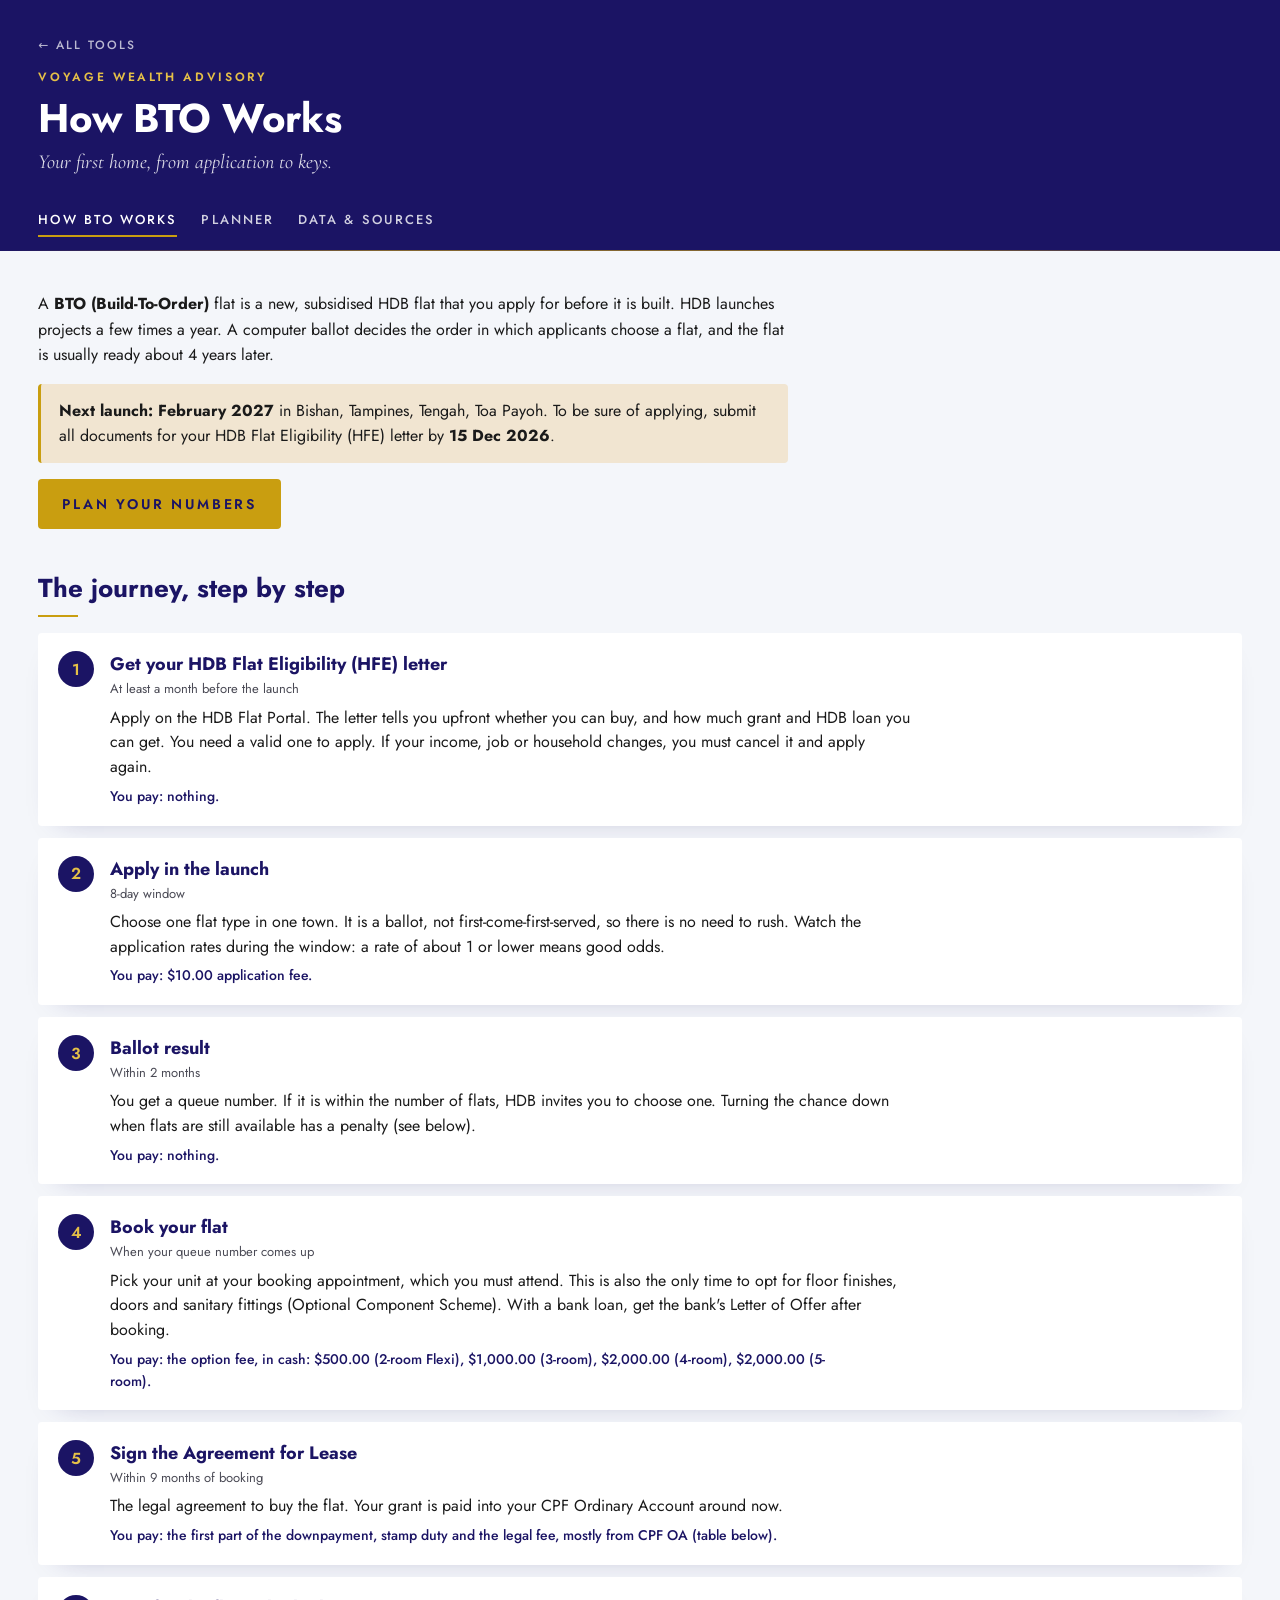
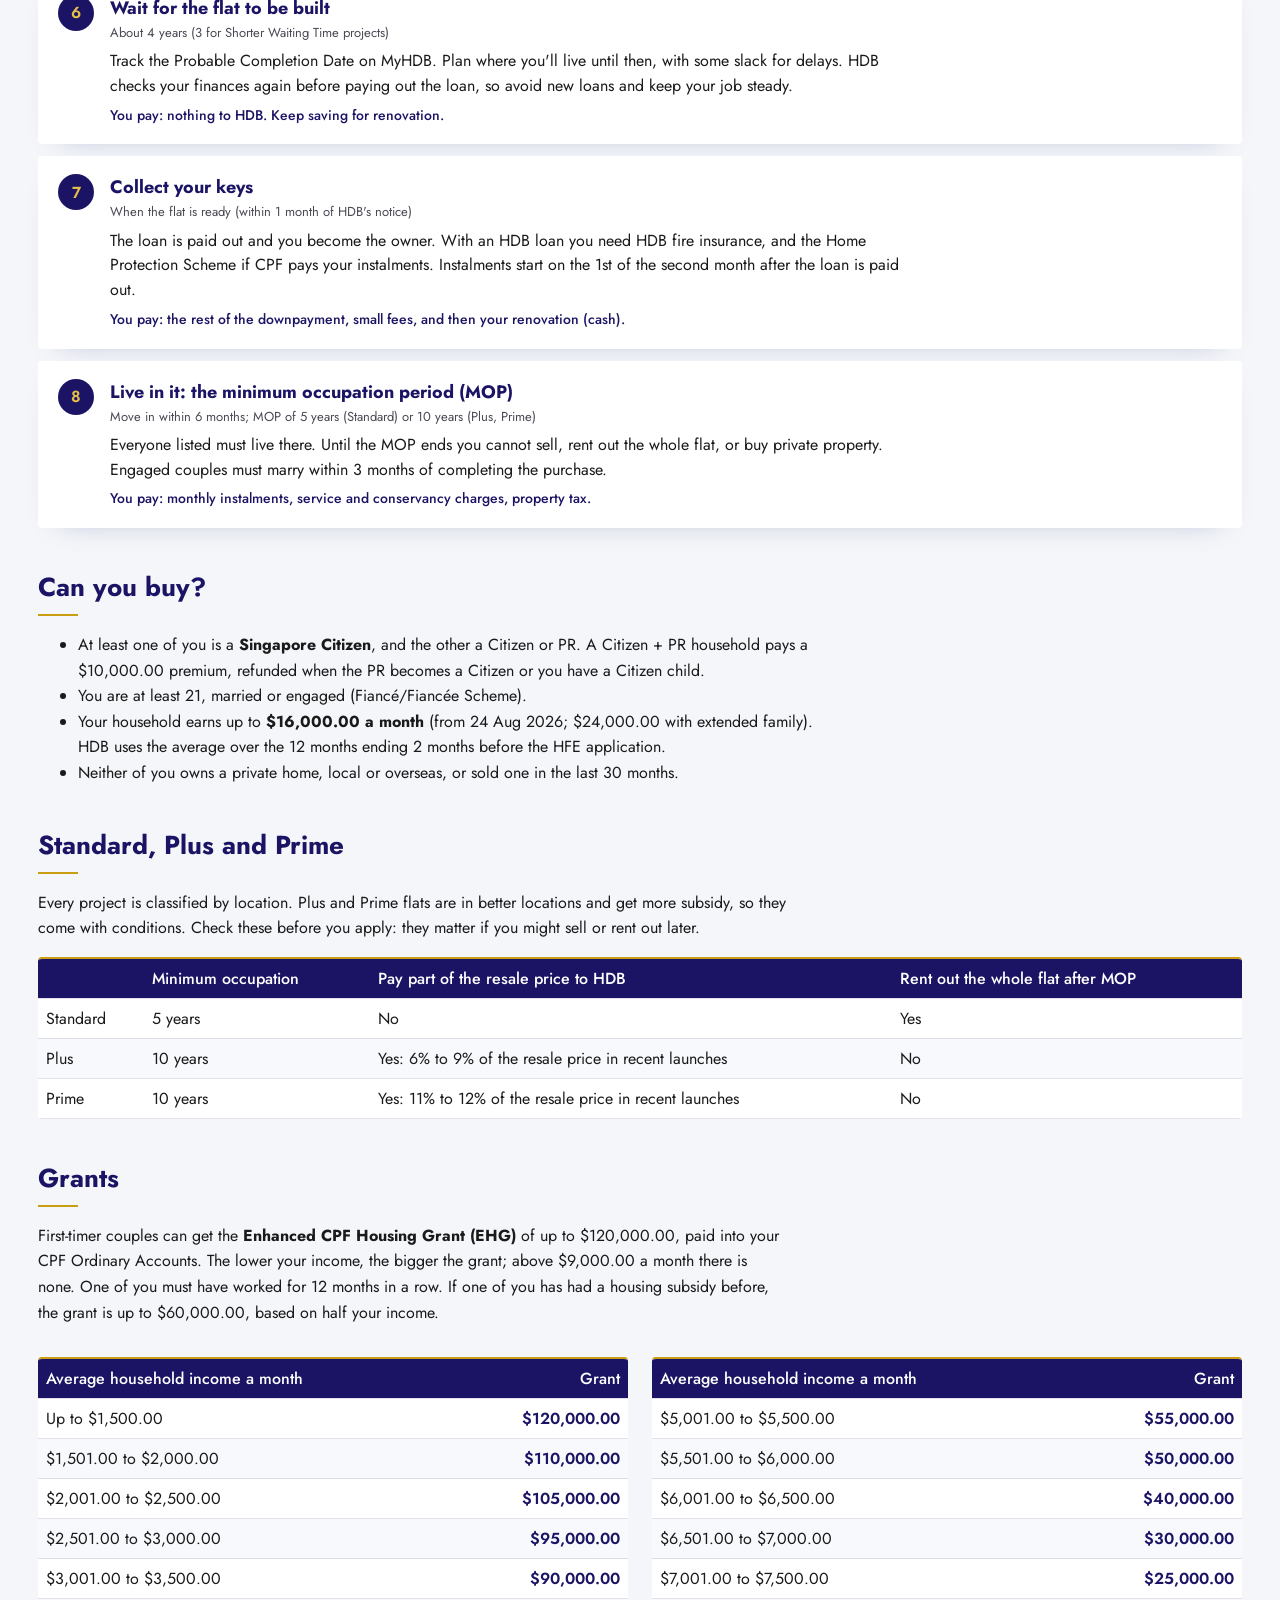
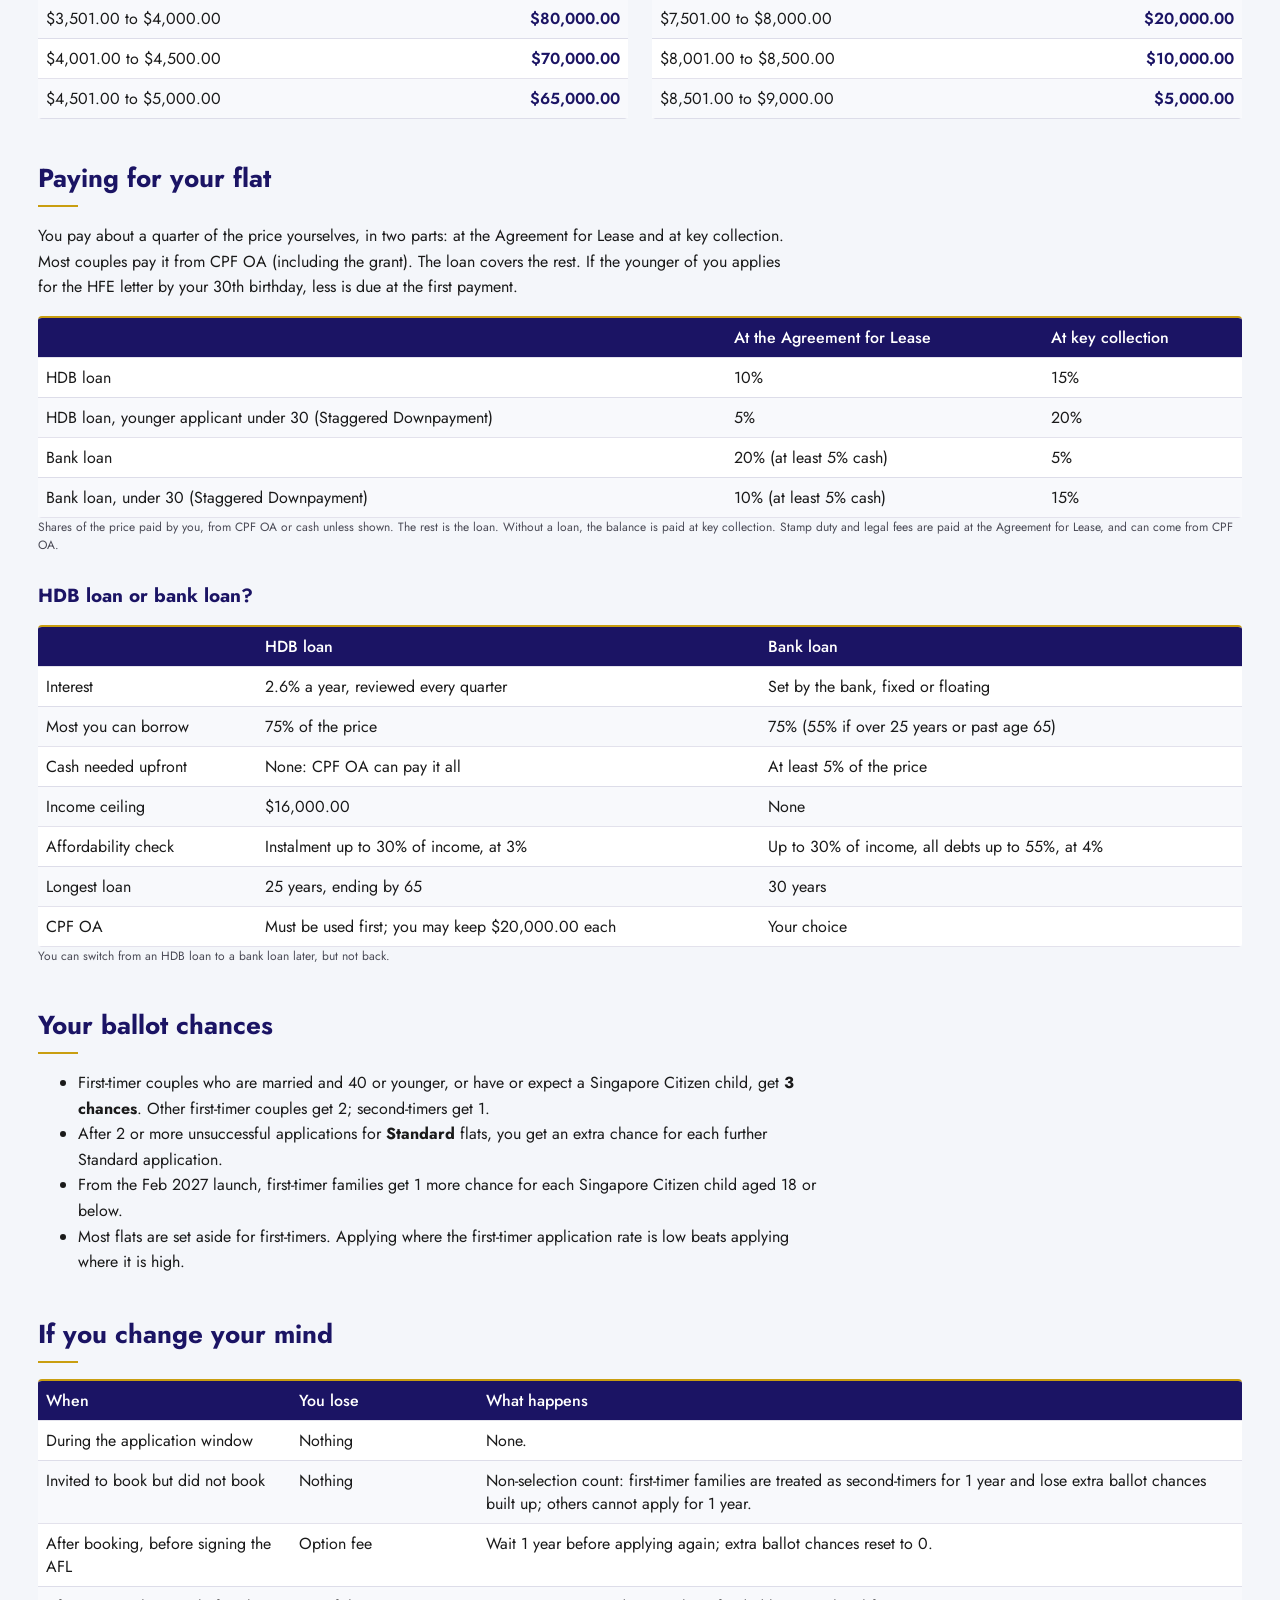
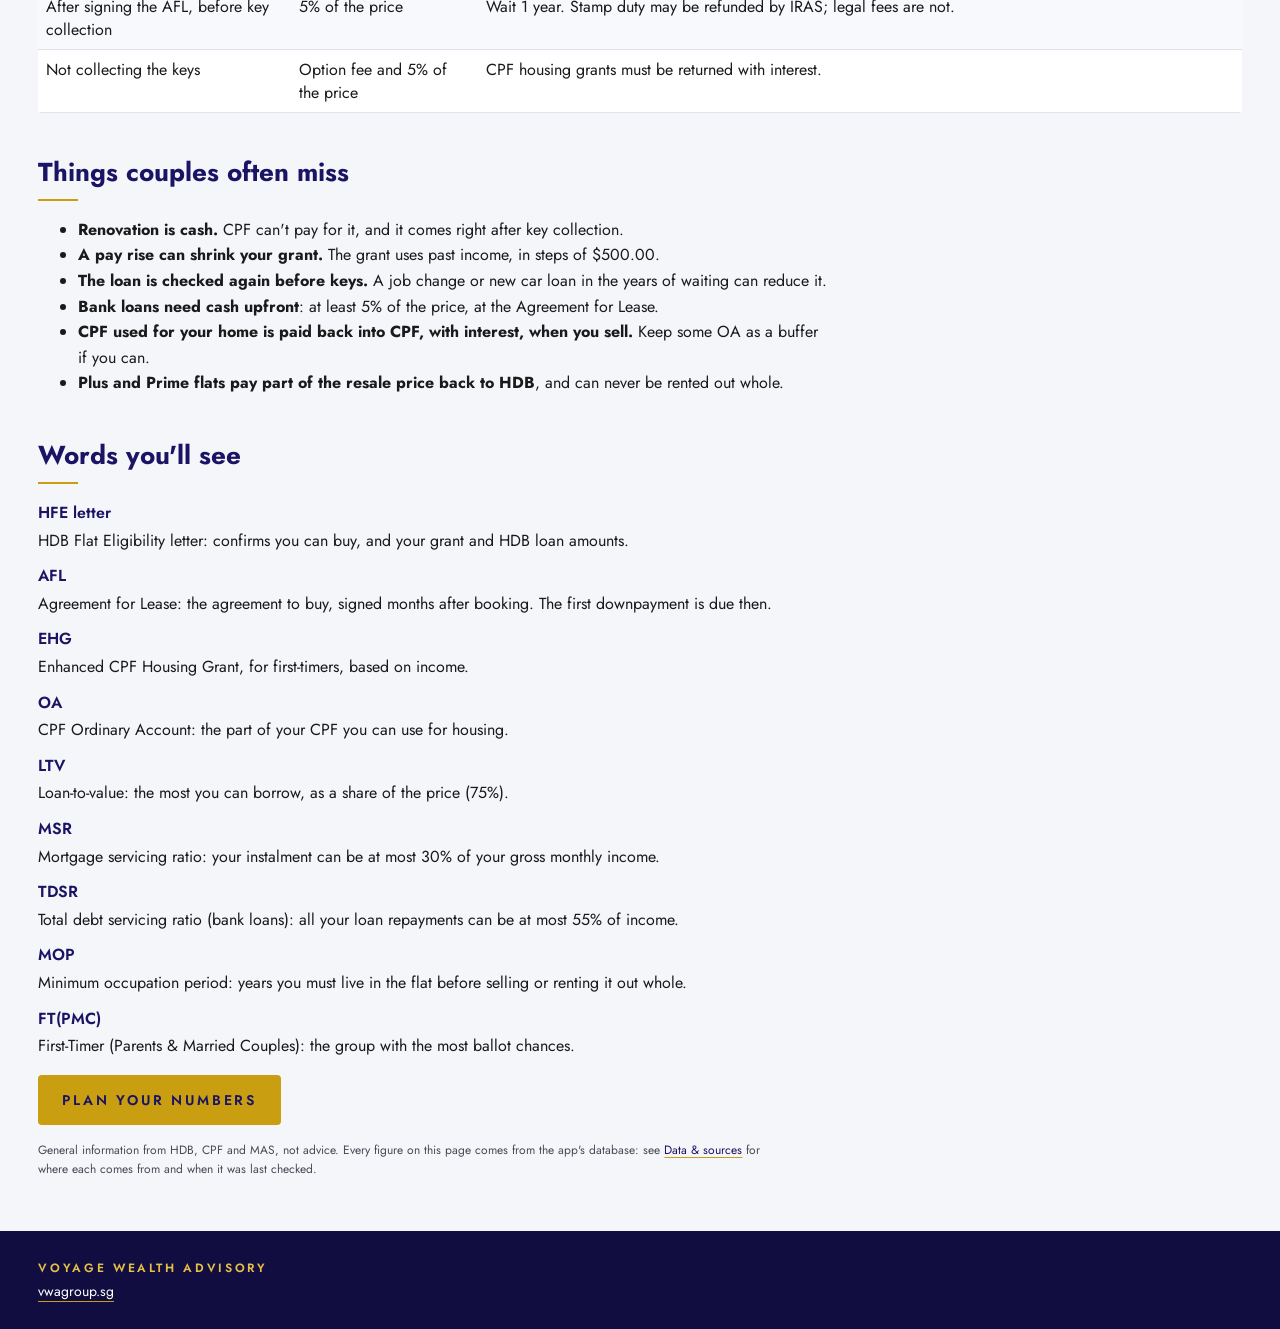
<file: index.html>
<!DOCTYPE html>
<html lang="en">
<head>
  <meta charset="UTF-8">
  <meta name="viewport" content="width=device-width, initial-scale=1.0">
  <title>How BTO Works</title>
  <!-- VWA logo for the browser tab and home-screen shortcuts, from vwagroup.sg. -->
  <link rel="icon" href="assets/favicon.ico" sizes="any">
  <link rel="icon" type="image/png" href="assets/favicon.png">
  <link rel="apple-touch-icon" href="assets/favicon.png">
  <meta name="theme-color" content="#1B1464">
  <link rel="preconnect" href="https://fonts.googleapis.com">
  <link rel="preconnect" href="https://fonts.gstatic.com" crossorigin>
  <link rel="stylesheet" href="https://fonts.googleapis.com/css2?family=Cormorant+Garamond:ital,wght@1,500&family=Jost:wght@400;500;600;700&display=swap">
  <link rel="stylesheet" href="style.css">
  <!-- Faster opening: pages linked from here load in the background when a link is hovered,
       so they open instantly (Chrome and Edge; other browsers ignore this). -->
  <script type="speculationrules">{"prerender": [{"where": {"href_matches": "/*"}, "eagerness": "moderate"}]}</script>
  <!-- Keep the page hidden until fade-in.js starts its entrance (at most 3 s), so it doesn't flash first. -->
  <script>if (!matchMedia("(prefers-reduced-motion: reduce)").matches) { document.documentElement.classList.add("fade-pending"); setTimeout(() => document.documentElement.classList.remove("fade-pending"), 3000); }</script>
</head>
<body>
  <header class="masthead">
    <div class="masthead-inner">
      <a class="home-link" href="https://wenzhecheah.github.io/">&larr; All tools</a>
      <span class="eyebrow">Voyage Wealth Advisory</span>
      <h1>How BTO Works</h1>
      <p class="masthead-tag">Your first home, from application to keys.</p>
    </div>
  </header>
  <nav class="site-nav-bar" aria-label="Pages">
    <div class="site-nav">
      <a href="index.html" aria-current="page">How BTO works</a>
      <a href="planner.html">Planner</a>
      <a href="data.html">Data &amp; sources</a>
    </div>
  </nav>
  <main class="guide">
    <section class="intro prose">
      <p>A <strong>BTO (Build-To-Order)</strong> flat is a new, subsidised HDB flat that you apply for before it is built.
        HDB launches projects a few times a year. A computer ballot decides the order in which applicants choose a flat,
        and the flat is usually ready about <span data-hdb="waitYears"></span> years later.</p>
      <div class="callout">
        <strong>Next launch: <span data-hdb="nextLaunch"></span></strong> in <span data-hdb="nextTowns"></span>.
        To be sure of applying, submit all documents for your HDB Flat Eligibility (HFE) letter by
        <strong><span data-hdb="nextHfe"></span></strong>.
      </div>
      <p><a class="button-link" href="planner.html">Plan your numbers</a></p>
    </section>

    <section>
      <h2>The journey, step by step</h2>
      <ol class="steps">
        <li class="step">
          <h3>Get your HDB Flat Eligibility (HFE) letter</h3>
          <p class="when">At least a month before the launch</p>
          <p>Apply on the HDB Flat Portal. The letter tells you upfront whether you can buy, and how much grant and HDB loan you can get.
            You need a valid one to apply. If your income, job or household changes, you must cancel it and apply again.</p>
          <p class="pay">You pay: nothing.</p>
        </li>
        <li class="step">
          <h3>Apply in the launch</h3>
          <p class="when"><span data-hdb="applicationDays"></span>-day window</p>
          <p>Choose one flat type in one town. It is a ballot, not first-come-first-served, so there is no need to rush.
            Watch the application rates during the window: a rate of about 1 or lower means good odds.</p>
          <p class="pay">You pay: <span data-hdb="appFee"></span> application fee.</p>
        </li>
        <li class="step">
          <h3>Ballot result</h3>
          <p class="when">Within <span data-hdb="ballotMonths"></span> months</p>
          <p>You get a queue number. If it is within the number of flats, HDB invites you to choose one.
            Turning the chance down when flats are still available has a penalty (see below).</p>
          <p class="pay">You pay: nothing.</p>
        </li>
        <li class="step">
          <h3>Book your flat</h3>
          <p class="when">When your queue number comes up</p>
          <p>Pick your unit at your booking appointment, which you must attend. This is also the only time to opt for floor finishes, doors and sanitary fittings (Optional Component Scheme).
            With a bank loan, get the bank's Letter of Offer after booking.</p>
          <p class="pay">You pay: the option fee, in cash: <span data-hdb="optionFees"></span>.</p>
        </li>
        <li class="step">
          <h3>Sign the Agreement for Lease</h3>
          <p class="when">Within <span data-hdb="aflMonths"></span> months of booking</p>
          <p>The legal agreement to buy the flat. Your grant is paid into your CPF Ordinary Account around now.</p>
          <p class="pay">You pay: the first part of the downpayment, stamp duty and the legal fee, mostly from CPF OA (table below).</p>
        </li>
        <li class="step">
          <h3>Wait for the flat to be built</h3>
          <p class="when">About <span data-hdb="waitYears"></span> years (<span data-hdb="swtYears"></span> for Shorter Waiting Time projects)</p>
          <p>Track the Probable Completion Date on MyHDB. Plan where you'll live until then, with some slack for delays.
            HDB checks your finances again before paying out the loan, so avoid new loans and keep your job steady.</p>
          <p class="pay">You pay: nothing to HDB. Keep saving for renovation.</p>
        </li>
        <li class="step">
          <h3>Collect your keys</h3>
          <p class="when">When the flat is ready (within <span data-hdb="keysMonths"></span> month of HDB's notice)</p>
          <p>The loan is paid out and you become the owner. With an HDB loan you need HDB fire insurance, and the Home Protection
            Scheme if CPF pays your instalments. Instalments start on the 1st of the second month after the loan is paid out.</p>
          <p class="pay">You pay: the rest of the downpayment, small fees, and then your renovation (cash).</p>
        </li>
        <li class="step">
          <h3>Live in it: the minimum occupation period (MOP)</h3>
          <p class="when">Move in within <span data-hdb="moveIn"></span> months; MOP of <span data-hdb="mopStandard"></span> years (Standard) or <span data-hdb="mopPlus"></span> years (Plus, Prime)</p>
          <p>Everyone listed must live there. Until the MOP ends you cannot sell, rent out the whole flat, or buy private property.
            Engaged couples must marry within <span data-hdb="solemnise"></span> months of completing the purchase.</p>
          <p class="pay">You pay: monthly instalments, service and conservancy charges, property tax.</p>
        </li>
      </ol>
    </section>

    <section>
      <h2>Can you buy?</h2>
      <ul class="prose">
        <li>At least one of you is a <strong>Singapore Citizen</strong>, and the other a Citizen or PR. A Citizen + PR household pays a
          <span data-hdb="citizenPremium"></span> premium, refunded when the PR becomes a Citizen or you have a Citizen child.</li>
        <li>You are at least <span data-hdb="minAge"></span>, married or engaged (Fiancé/Fiancée Scheme).</li>
        <li>Your household earns up to <strong><span data-hdb="familiesCeiling"></span> a month</strong> (from <span data-hdb="ceilingFrom"></span>;
          <span data-hdb="extendedCeiling"></span> with extended family). HDB uses the average over the 12 months ending 2 months before the HFE application.</li>
        <li>Neither of you owns a private home, local or overseas, or sold one in the last <span data-hdb="privateWait"></span> months.</li>
      </ul>
    </section>

    <section>
      <h2>Standard, Plus and Prime</h2>
      <p class="prose">Every project is classified by location. Plus and Prime flats are in better locations and get more subsidy,
        so they come with conditions. Check these before you apply: they matter if you might sell or rent out later.</p>
      <div data-table="classifications"></div>
    </section>

    <section>
      <h2>Grants</h2>
      <p class="prose">First-timer couples can get the <strong>Enhanced CPF Housing Grant (EHG)</strong> of up to <span data-hdb="ehgMax"></span>,
        paid into your CPF Ordinary Accounts. The lower your income, the bigger the grant; above <span data-hdb="ehgCeiling"></span> a month there is none.
        One of you must have worked for 12 months in a row. If one of you has had a housing subsidy before, the grant is up to
        <span data-hdb="ehgFtStMax"></span>, based on half your income.</p>
      <div data-table="ehg"></div>
    </section>

    <section>
      <h2>Paying for your flat</h2>
      <p class="prose">You pay about a quarter of the price yourselves, in two parts: at the Agreement for Lease and at key collection.
        Most couples pay it from CPF OA (including the grant). The loan covers the rest. If the younger of you applies for the HFE letter
        by your <span data-hdb="staggeredAge"></span>th birthday, less is due at the first payment.</p>
      <div data-table="schedule"></div>
      <h3>HDB loan or bank loan?</h3>
      <div data-table="loans"></div>
      <p class="prose hint">You can switch from an HDB loan to a bank loan later, but not back.</p>
    </section>

    <section>
      <h2>Your ballot chances</h2>
      <ul class="prose">
        <li>First-timer couples who are married and 40 or younger, or have or expect a Singapore Citizen child, get
          <strong><span data-hdb="ftPmcChances"></span> chances</strong>. Other first-timer couples get <span data-hdb="ftChances"></span>; second-timers get 1.</li>
        <li>After 2 or more unsuccessful applications for <strong>Standard</strong> flats, you get an extra chance for each further Standard application.</li>
        <li>From the <span data-hdb="childFrom"></span> launch, first-timer families get 1 more chance for each Singapore Citizen child aged 18 or below.</li>
        <li>Most flats are set aside for first-timers. Applying where the first-timer application rate is low beats applying where it is high.</li>
      </ul>
    </section>

    <section>
      <h2>If you change your mind</h2>
      <div data-table="cancellation"></div>
    </section>

    <section>
      <h2>Things couples often miss</h2>
      <ul class="prose">
        <li><strong>Renovation is cash.</strong> CPF can't pay for it, and it comes right after key collection.</li>
        <li><strong>A pay rise can shrink your grant.</strong> The grant uses past income, in steps of $500.00.</li>
        <li><strong>The loan is checked again before keys.</strong> A job change or new car loan in the years of waiting can reduce it.</li>
        <li><strong>Bank loans need cash upfront</strong>: at least 5% of the price, at the Agreement for Lease.</li>
        <li><strong>CPF used for your home is paid back into CPF, with interest, when you sell.</strong> Keep some OA as a buffer if you can.</li>
        <li><strong>Plus and Prime flats pay part of the resale price back to HDB</strong>, and can never be rented out whole.</li>
      </ul>
    </section>

    <section>
      <h2>Words you'll see</h2>
      <dl class="glossary prose">
        <dt>HFE letter</dt><dd>HDB Flat Eligibility letter: confirms you can buy, and your grant and HDB loan amounts.</dd>
        <dt>AFL</dt><dd>Agreement for Lease: the agreement to buy, signed months after booking. The first downpayment is due then.</dd>
        <dt>EHG</dt><dd>Enhanced CPF Housing Grant, for first-timers, based on income.</dd>
        <dt>OA</dt><dd>CPF Ordinary Account: the part of your CPF you can use for housing.</dd>
        <dt>LTV</dt><dd>Loan-to-value: the most you can borrow, as a share of the price (<span data-hdb="ltv"></span>).</dd>
        <dt>MSR</dt><dd>Mortgage servicing ratio: your instalment can be at most <span data-hdb="msr"></span> of your gross monthly income.</dd>
        <dt>TDSR</dt><dd>Total debt servicing ratio (bank loans): all your loan repayments can be at most <span data-hdb="tdsr"></span> of income.</dd>
        <dt>MOP</dt><dd>Minimum occupation period: years you must live in the flat before selling or renting it out whole.</dd>
        <dt>FT(PMC)</dt><dd>First-Timer (Parents &amp; Married Couples): the group with the most ballot chances.</dd>
      </dl>
    </section>

    <section class="prose">
      <p><a class="button-link" href="planner.html">Plan your numbers</a></p>
      <p class="footnote">General information from HDB, CPF and MAS, not advice. Every figure on this page comes from the app's
        database: see <a href="data.html">Data &amp; sources</a> for where each comes from and when it was last checked.</p>
    </section>
  </main>
  <footer class="site-footer">
    <div class="site-footer-inner">
      <span class="eyebrow">Voyage Wealth Advisory</span>
      <a href="https://vwagroup.sg/">vwagroup.sg</a>
    </div>
  </footer>
  <script src="hdb-data.js"></script>
  <script src="common.js"></script>
  <script src="guide.js"></script>
  <script src="fade-in.js"></script>
</body>
</html>
</file>
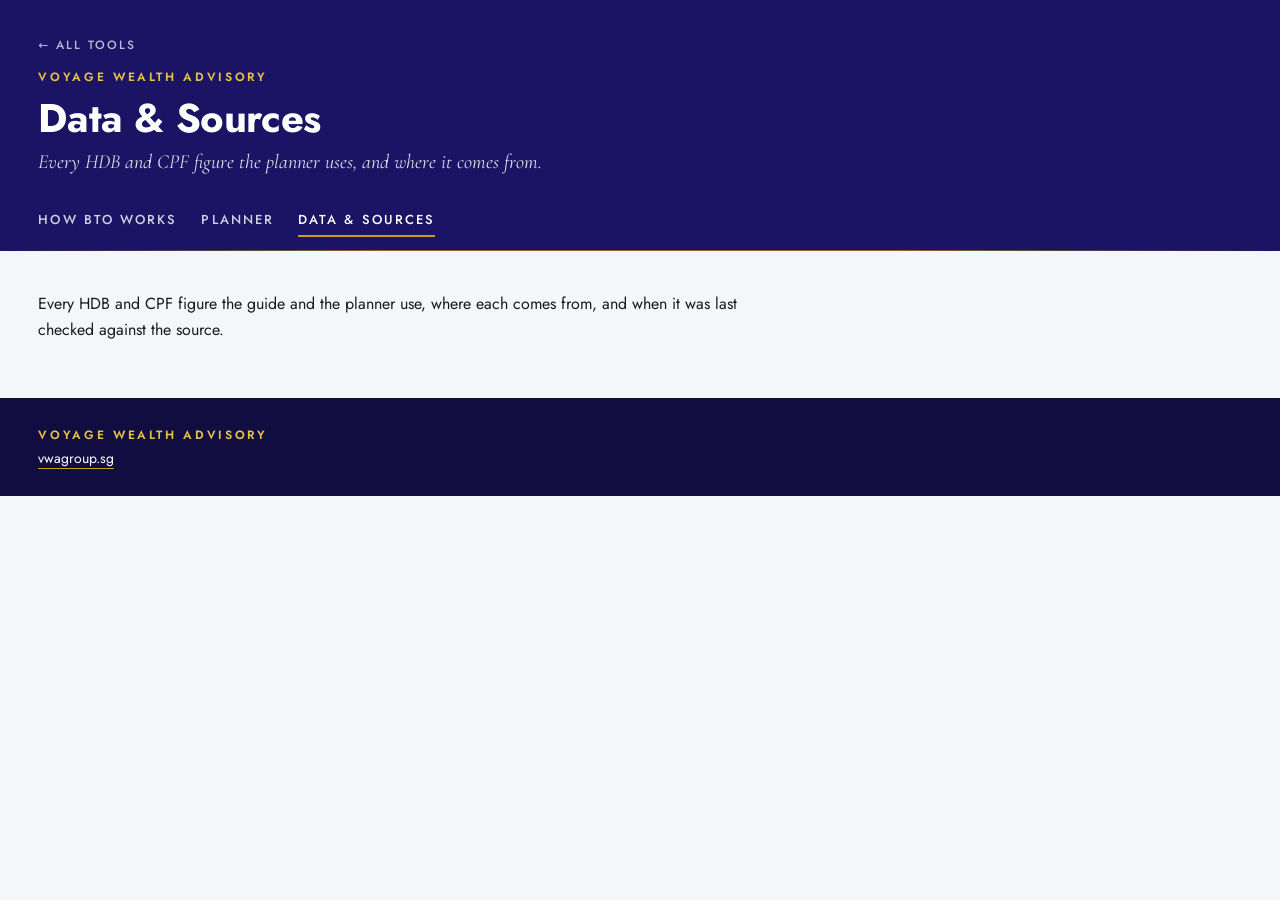
<file: data.html>
<!DOCTYPE html>
<html lang="en">
<head>
  <meta charset="UTF-8">
  <meta name="viewport" content="width=device-width, initial-scale=1.0">
  <title>BTO Data and Sources</title>
  <!-- VWA logo for the browser tab and home-screen shortcuts, from vwagroup.sg. -->
  <link rel="icon" href="assets/favicon.ico" sizes="any">
  <link rel="icon" type="image/png" href="assets/favicon.png">
  <link rel="apple-touch-icon" href="assets/favicon.png">
  <meta name="theme-color" content="#1B1464">
  <link rel="preconnect" href="https://fonts.googleapis.com">
  <link rel="preconnect" href="https://fonts.gstatic.com" crossorigin>
  <link rel="stylesheet" href="https://fonts.googleapis.com/css2?family=Cormorant+Garamond:ital,wght@1,500&family=Jost:wght@400;500;600;700&display=swap">
  <link rel="stylesheet" href="style.css">
  <!-- Faster opening: pages linked from here load in the background when a link is hovered,
       so they open instantly (Chrome and Edge; other browsers ignore this). -->
  <script type="speculationrules">{"prerender": [{"where": {"href_matches": "/*"}, "eagerness": "moderate"}]}</script>
  <!-- Keep the page hidden until fade-in.js starts its entrance (at most 3 s), so it doesn't flash first. -->
  <script>if (!matchMedia("(prefers-reduced-motion: reduce)").matches) { document.documentElement.classList.add("fade-pending"); setTimeout(() => document.documentElement.classList.remove("fade-pending"), 3000); }</script>
</head>
<body>
  <header class="masthead">
    <div class="masthead-inner">
      <a class="home-link" href="https://wenzhecheah.github.io/">&larr; All tools</a>
      <span class="eyebrow">Voyage Wealth Advisory</span>
      <h1>Data &amp; Sources</h1>
      <p class="masthead-tag">Every HDB and CPF figure the planner uses, and where it comes from.</p>
    </div>
  </header>
  <nav class="site-nav-bar" aria-label="Pages">
    <div class="site-nav">
      <a href="index.html">How BTO works</a>
      <a href="planner.html">Planner</a>
      <a href="data.html" aria-current="page">Data &amp; sources</a>
    </div>
  </nav>
  <main>
    <div class="prose">
      <p>Every HDB and CPF figure the guide and the planner use, where each comes from, and when it was last checked
        against the source.</p>
      <p id="dueSummary"></p>
    </div>
    <div id="sections"></div>
  </main>
  <footer class="site-footer">
    <div class="site-footer-inner">
      <span class="eyebrow">Voyage Wealth Advisory</span>
      <a href="https://vwagroup.sg/">vwagroup.sg</a>
    </div>
  </footer>
  <!-- CPF figures and lookups come from the CPF Forecast Calculator, so both apps always use the same ones. -->
  <script src="https://wenzhecheah.github.io/cpf-forecast-calculator/cpf-data.js"></script>
  <script src="hdb-data.js"></script>
  <script src="common.js"></script>
  <script src="data.js"></script>
  <script src="fade-in.js"></script>
</body>
</html>
</file>
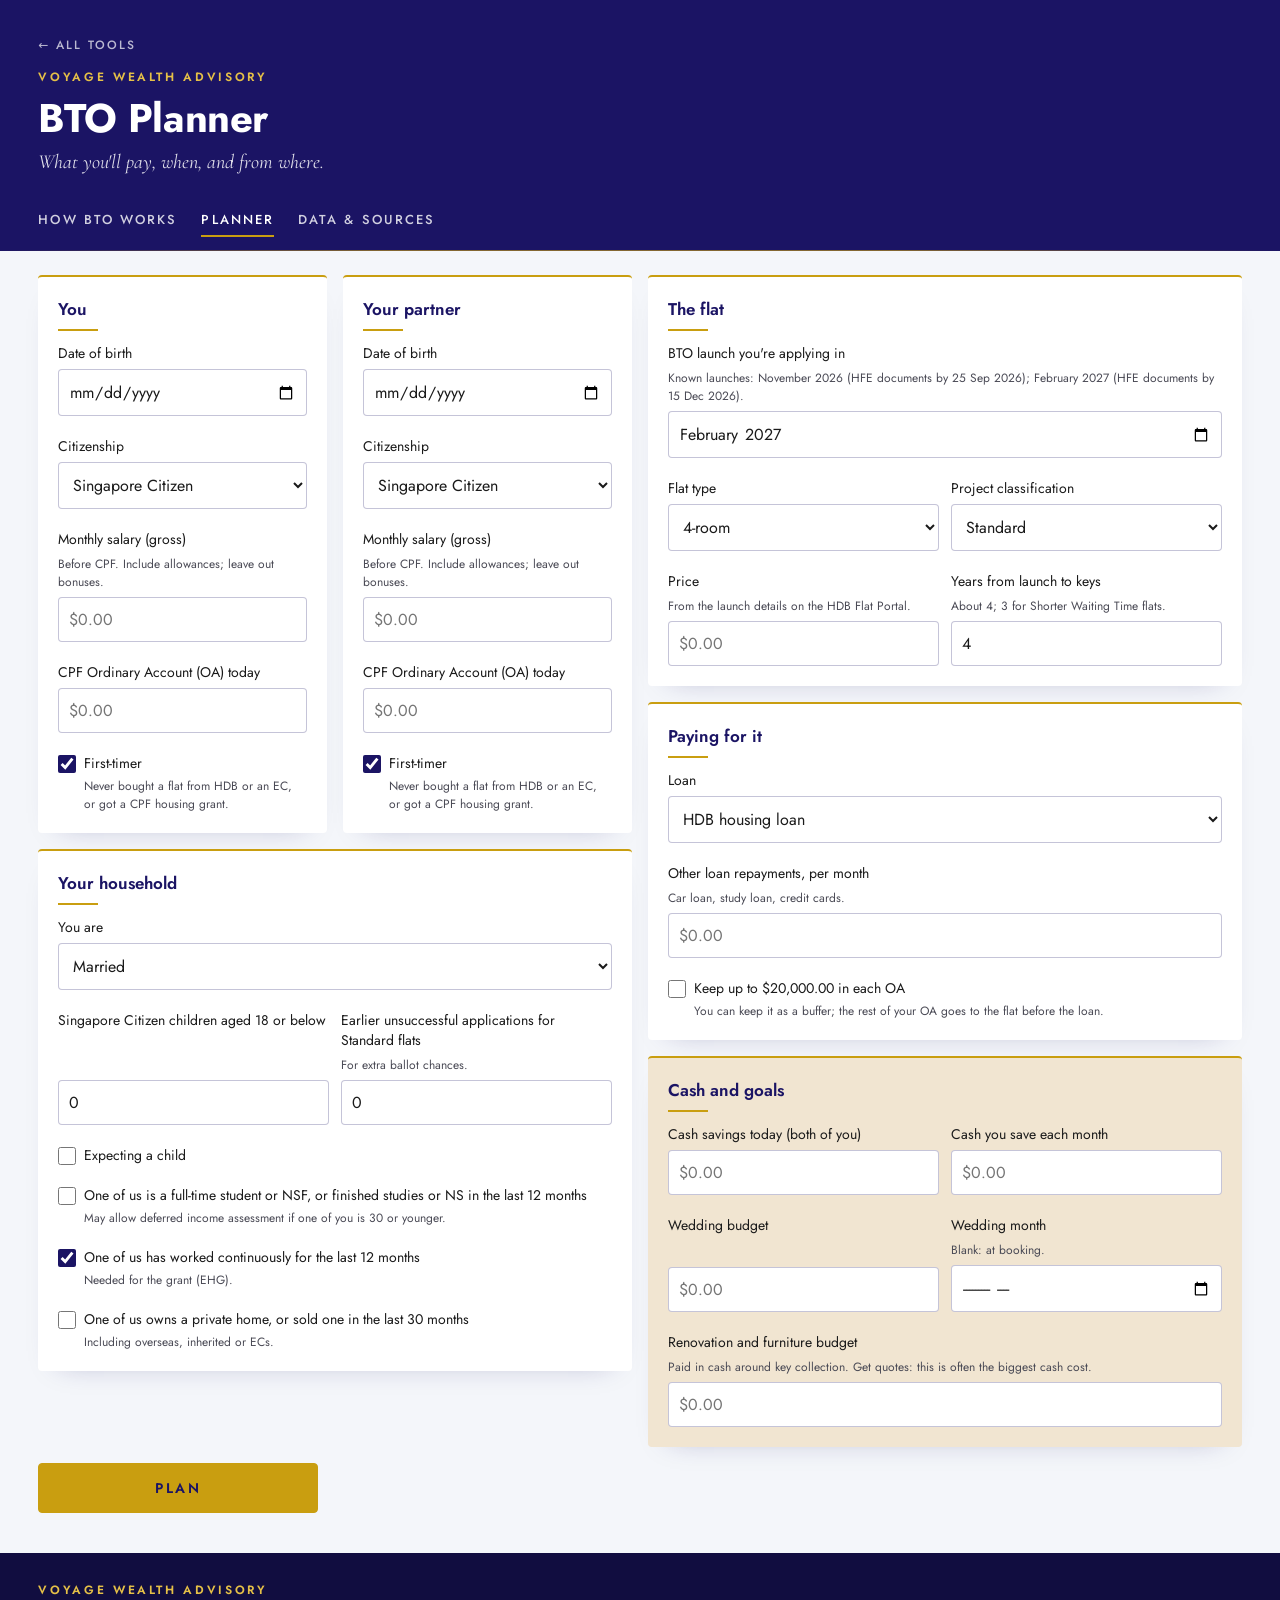
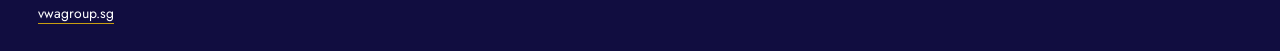
<file: planner.html>
<!DOCTYPE html>
<html lang="en">
<head>
  <meta charset="UTF-8">
  <meta name="viewport" content="width=device-width, initial-scale=1.0">
  <title>BTO Planner</title>
  <!-- VWA logo for the browser tab and home-screen shortcuts, from vwagroup.sg. -->
  <link rel="icon" href="assets/favicon.ico" sizes="any">
  <link rel="icon" type="image/png" href="assets/favicon.png">
  <link rel="apple-touch-icon" href="assets/favicon.png">
  <meta name="theme-color" content="#1B1464">
  <link rel="preconnect" href="https://fonts.googleapis.com">
  <link rel="preconnect" href="https://fonts.gstatic.com" crossorigin>
  <link rel="stylesheet" href="https://fonts.googleapis.com/css2?family=Cormorant+Garamond:ital,wght@1,500&family=Jost:wght@400;500;600;700&display=swap">
  <link rel="stylesheet" href="style.css">
  <!-- Faster opening: pages linked from here load in the background when a link is hovered,
       so they open instantly (Chrome and Edge; other browsers ignore this). -->
  <script type="speculationrules">{"prerender": [{"where": {"href_matches": "/*"}, "eagerness": "moderate"}]}</script>
  <!-- Keep the page hidden until fade-in.js starts its entrance (at most 3 s), so it doesn't flash first. -->
  <script>if (!matchMedia("(prefers-reduced-motion: reduce)").matches) { document.documentElement.classList.add("fade-pending"); setTimeout(() => document.documentElement.classList.remove("fade-pending"), 3000); }</script>
</head>
<body>
  <header class="masthead">
    <div class="masthead-inner">
      <a class="home-link" href="https://wenzhecheah.github.io/">&larr; All tools</a>
      <span class="eyebrow">Voyage Wealth Advisory</span>
      <h1>BTO Planner</h1>
      <p class="masthead-tag">What you'll pay, when, and from where.</p>
    </div>
  </header>
  <nav class="site-nav-bar" aria-label="Pages">
    <div class="site-nav">
      <a href="index.html">How BTO works</a>
      <a href="planner.html" aria-current="page">Planner</a>
      <a href="data.html">Data &amp; sources</a>
    </div>
  </nav>
  <main>
    <form id="bto-form" novalidate>
      <div class="form-cols">
        <div class="form-col">
          <div class="partner-cols">
            <div class="panel">
              <fieldset>
                <legend>You</legend>
                <label>Date of birth <input type="date" id="p1dob" required></label>
                <label>Citizenship
                  <select id="p1citizen"><option value="sc">Singapore Citizen</option><option value="spr">Singapore PR</option></select>
                </label>
                <label>Monthly salary (gross)
                  <span class="hint">Before CPF. Include allowances; leave out bonuses.</span>
                  <input type="text" inputmode="decimal" class="money" id="p1salary" placeholder="$0.00">
                </label>
                <label>CPF Ordinary Account (OA) today <input type="text" inputmode="decimal" class="money" id="p1oa" placeholder="$0.00"></label>
                <label class="check"><input type="checkbox" id="p1first" checked>
                  <span>First-timer <span class="hint">Never bought a flat from HDB or an EC, or got a CPF housing grant.</span></span></label>
              </fieldset>
            </div>
            <div class="panel">
              <fieldset>
                <legend>Your partner</legend>
                <label>Date of birth <input type="date" id="p2dob" required></label>
                <label>Citizenship
                  <select id="p2citizen"><option value="sc">Singapore Citizen</option><option value="spr">Singapore PR</option></select>
                </label>
                <label>Monthly salary (gross)
                  <span class="hint">Before CPF. Include allowances; leave out bonuses.</span>
                  <input type="text" inputmode="decimal" class="money" id="p2salary" placeholder="$0.00">
                </label>
                <label>CPF Ordinary Account (OA) today <input type="text" inputmode="decimal" class="money" id="p2oa" placeholder="$0.00"></label>
                <label class="check"><input type="checkbox" id="p2first" checked>
                  <span>First-timer <span class="hint">Never bought a flat from HDB or an EC, or got a CPF housing grant.</span></span></label>
              </fieldset>
            </div>
          </div>
          <div class="panel">
            <fieldset>
              <legend>Your household</legend>
              <label>You are
                <select id="status">
                  <option value="married">Married</option>
                  <option value="fiance">Engaged (Fiancé/Fiancée Scheme)</option>
                </select>
              </label>
              <div class="row2">
                <label>Singapore Citizen children aged 18 or below
                  <input type="number" id="children" min="0" max="10" step="1" inputmode="numeric">
                </label>
                <label>Earlier unsuccessful applications for Standard flats
                  <span class="hint">For extra ballot chances.</span>
                  <input type="number" id="unsuccessful" min="0" max="20" step="1" inputmode="numeric">
                </label>
              </div>
              <label class="check"><input type="checkbox" id="expecting"> Expecting a child</label>
              <label class="check"><input type="checkbox" id="student">
                <span><span>One of us is a full-time student or NSF, or finished studies or NS in the last 12 months</span>
                <span class="hint">May allow deferred income assessment if one of you is <span data-hdb="staggeredAge"></span> or younger.</span></span></label>
              <label class="check"><input type="checkbox" id="worked12">
                <span>One of us has worked continuously for the last 12 months <span class="hint">Needed for the grant (EHG).</span></span></label>
              <label class="check"><input type="checkbox" id="privateProperty">
                <span><span>One of us owns a private home, or sold one in the last <span data-hdb="privateWait"></span> months</span>
                <span class="hint">Including overseas, inherited or ECs.</span></span></label>
            </fieldset>
          </div>
        </div>
        <div class="form-col">
          <div class="panel">
            <fieldset>
              <legend>The flat</legend>
              <label>BTO launch you're applying in
                <span class="hint" id="launchHint"></span>
                <input type="month" id="launch" required>
              </label>
              <div class="row2">
                <label>Flat type <select id="flatType"></select></label>
                <label>Project classification <select id="classification"></select></label>
              </div>
              <div class="row2">
                <label>Price
                  <span class="hint">From the launch details on the HDB Flat Portal.</span>
                  <input type="text" inputmode="decimal" class="money" id="price" placeholder="$0.00">
                </label>
                <label>Years from launch to keys
                  <span class="hint">About <span data-hdb="waitYears"></span>; <span data-hdb="swtYears"></span> for Shorter Waiting Time flats.</span>
                  <input type="number" id="waitYears" min="0" max="8" step="0.5" inputmode="decimal">
                </label>
              </div>
              <label id="recoveryField" hidden>Subsidy recovery, % of the resale price
                <span class="hint">Set for each Plus or Prime project at launch.</span>
                <input type="number" id="subsidyRecovery" min="0" max="30" step="0.5" inputmode="decimal">
              </label>
            </fieldset>
          </div>
          <div class="panel">
            <fieldset>
              <legend>Paying for it</legend>
              <label>Loan
                <select id="loanType">
                  <option value="hdb">HDB housing loan</option>
                  <option value="bank">Bank loan</option>
                  <option value="none">No loan</option>
                </select>
              </label>
              <div class="row2" id="bankFields" hidden>
                <label>Bank's interest rate, % a year <input type="number" id="bankRate" min="0" max="15" step="0.05" inputmode="decimal"></label>
                <label>Loan tenure, years <input type="number" id="bankTenure" min="5" max="35" step="1" inputmode="numeric"></label>
              </div>
              <label>Other loan repayments, per month
                <span class="hint">Car loan, study loan, credit cards.</span>
                <input type="text" inputmode="decimal" class="money" id="otherDebts" placeholder="$0.00">
              </label>
              <label class="check"><input type="checkbox" id="keepOA">
                <span><span>Keep up to <span data-hdb="oaRetention"></span> in each OA</span> <span class="hint">You can keep it as a buffer; the rest of your OA goes to the flat before the loan.</span></span></label>
            </fieldset>
          </div>
          <div class="panel panel-cream">
            <fieldset>
              <legend>Cash and goals</legend>
              <div class="row2">
                <label>Cash savings today (both of you) <input type="text" inputmode="decimal" class="money" id="cash" placeholder="$0.00"></label>
                <label>Cash you save each month <input type="text" inputmode="decimal" class="money" id="cashMonthly" placeholder="$0.00"></label>
              </div>
              <div class="row2">
                <label>Wedding budget <input type="text" inputmode="decimal" class="money" id="wedding" placeholder="$0.00"></label>
                <label>Wedding month <span class="hint">Blank: at booking.</span> <input type="month" id="weddingMonth"></label>
              </div>
              <label>Renovation and furniture budget
                <span class="hint">Paid in cash around key collection. Get quotes: this is often the biggest cash cost.</span>
                <input type="text" inputmode="decimal" class="money" id="reno" placeholder="$0.00">
              </label>
            </fieldset>
          </div>
        </div>
      </div>
      <p id="formError" class="error" role="alert" hidden></p>
      <button type="submit">Plan</button>
    </form>
    <section id="results" aria-live="polite"></section>
  </main>
  <footer class="site-footer">
    <div class="site-footer-inner">
      <span class="eyebrow">Voyage Wealth Advisory</span>
      <a href="https://vwagroup.sg/">vwagroup.sg</a>
    </div>
  </footer>
  <!-- CPF figures and lookups come from the CPF Forecast Calculator, so both apps always use the same ones. -->
  <script src="https://wenzhecheah.github.io/cpf-forecast-calculator/cpf-data.js"></script>
  <script src="https://wenzhecheah.github.io/cpf-forecast-calculator/cpf-lookups.js"></script>
  <script src="hdb-data.js"></script>
  <script src="config.js"></script>
  <script src="engine.js"></script>
  <script src="common.js"></script>
  <script src="planner.js"></script>
  <script src="fade-in.js"></script>
</body>
</html>
</file>
<file: style.css>
/* Colours and fonts from the Voyage Wealth Advisory website (vwagroup.sg). */
:root {
  --navy: #1b1464; --navy-deep: #110d40; --gold: #c99e10; --gold-soft: #e5c047;
  --cream: #f1e5d1; --soft-blue: #6a8dff;
  --bg: #f4f6fa; --surface: #fff; --text: #1a1a1a; --muted: #4a4a55;
  --line: rgba(27, 20, 100, .12); --border: rgba(27, 20, 100, .25); --radius: 4px;
  --page: 1440px; --gutter: clamp(16px, 3vw, 48px); --stripe: #f8f9fc;
  --note: #faf5ec; --note-text: #4a4a55;
  --oa: var(--navy); --sa: var(--gold); --ma: var(--soft-blue); --up: #1e7d4f; --down: #b3261e;
}
/* Elements marked hidden stay hidden whatever display a rule gives them. */
[hidden] { display: none !important; }
body { font-family: 'Jost', system-ui, -apple-system, sans-serif; background: var(--bg); color: var(--text); margin: 0; }
.masthead { position: relative; background: var(--navy); color: #fff; padding: 32px var(--gutter) 36px; }
/* The website's gold horizon line along the bottom of the header. */
.masthead::after { content: ""; position: absolute; left: 0; right: 0; bottom: 0; height: 1px;
  background: linear-gradient(to right, transparent, rgba(201, 158, 16, .6) 30%, rgba(201, 158, 16, .6) 70%, transparent); }
.masthead-inner, .site-footer-inner { max-width: var(--page); margin: 0 auto; }
.eyebrow { display: block; font-size: 12px; font-weight: 600; letter-spacing: .22em; text-transform: uppercase;
  color: var(--gold-soft); margin-bottom: 10px; }
.masthead h1 { margin: 0; font-size: clamp(28px, 6vw, 40px); font-weight: 700; letter-spacing: -.01em; line-height: 1.1; }
.masthead-tag { font-family: 'Cormorant Garamond', serif; font-style: italic; font-size: 20px;
  color: rgba(255, 255, 255, .85); margin: 10px 0 0; }
main { max-width: var(--page); margin: 0 auto; padding: 24px var(--gutter) 40px; }
/* The form: one column of section cards, two columns on wide screens
   (essentials on the left, options and "At 55" on the right). */
form { display: grid; gap: 16px; }
.form-cols, .form-col { display: grid; gap: 16px; align-content: start; min-width: 0; }
@media (min-width: 900px) {
  .form-cols { grid-template-columns: 1fr 1fr; align-items: start; }
  form > button[type="submit"] { justify-self: start; min-width: 280px; }
}
.panel { background: var(--surface); border-radius: var(--radius); padding: 20px;
  border-top: 2px solid var(--gold); box-shadow: 0 12px 28px -22px rgba(27, 20, 100, .35); }
.panel-cream { background: var(--cream); }
.panel-cream .limits, .panel-cream input, .panel-cream select { background: var(--surface); }
fieldset { border: 0; margin: 0; padding: 0; display: grid; gap: 20px; min-width: 0; }
legend { font-weight: 600; font-size: 17px; padding: 0; margin-bottom: 12px; color: var(--navy); }
/* Short gold rule under each heading, as on the website. */
legend::after { content: ""; display: block; width: 40px; height: 2px; background: var(--gold); margin-top: 8px; }
details > .group { padding-top: 4px; }
summary { font-weight: 600; font-size: 17px; cursor: pointer; color: var(--navy); }
summary::marker { color: var(--gold); }
details[open] summary { margin-bottom: 16px; }
label { display: grid; gap: 6px; font-size: 14px; align-content: start; }
input, select, button { font: inherit; font-size: 16px; padding: 10px; border-radius: var(--radius);
  border: 1px solid var(--border); background: var(--surface); color: var(--text); min-width: 0; }
input:focus, select:focus { outline: none; border-color: var(--gold); box-shadow: 0 0 0 2px rgba(201, 158, 16, .25); }
input[type="checkbox"] { accent-color: var(--navy); }
/* Primary button, as on the website: gold with navy text. */
button { background: var(--gold); color: var(--navy); border: 1px solid var(--gold); cursor: pointer;
  font-weight: 600; letter-spacing: .2em; text-transform: uppercase; font-size: 14px; padding: 14px; }
button:hover { background: var(--gold-soft); border-color: var(--gold-soft); }
button:focus-visible { outline: 2px solid var(--navy); outline-offset: 2px; }
[aria-invalid="true"] { border-color: var(--down); outline: 2px solid var(--down); }
.error { margin: 0; color: var(--down); font-size: 14px; }
.row2 { display: grid; grid-template-columns: 1fr 1fr; gap: 12px; }
/* Side-by-side fields: inputs line up at the bottom even when hints differ in length. */
.row2 > label { display: flex; flex-direction: column; gap: 6px; }
.row2 > label > input { margin-top: auto; }
@media (max-width: 480px) { .row2 { grid-template-columns: 1fr; } }
table { width: 100%; border-collapse: collapse; background: var(--surface); }
th, td { padding: 8px; text-align: right; border-bottom: 1px solid var(--line); }
th:first-child, td:first-child { text-align: left; }
.limits { font-size: 14px; background: var(--bg); border-radius: var(--radius); padding: 10px;
  border-left: 3px solid var(--gold); }
.limits:empty { display: none; }
.limits dl { display: grid; grid-template-columns: auto 1fr; gap: 4px 12px; margin: 0; }
.limits dd { margin: 0; text-align: right; }
.note td { text-align: left; font-size: 13px; color: var(--note-text); background: var(--note); }
/* Keep note text in view while the table is scrolled sideways. */
.note td > div { position: sticky; left: 8px; max-width: min(900px, calc(100vw - 2 * var(--gutter) - 16px)); }
.footnote { font-size: 12px; color: var(--muted); max-width: 120ch; }
/* The table scrolls inside its own box, so the sideways scrollbar is always
   on screen, and the header row stays visible while scrolling down. */
.table-wrap { max-height: 75vh; overflow: auto; margin-top: 16px; border-radius: var(--radius); background: var(--surface);
  border-top: 2px solid var(--gold); }
thead th { position: sticky; top: 0; z-index: 1; background: var(--navy); color: #fff; font-weight: 500; }
tbody tr:not(.note):nth-child(even) td { background: var(--stripe); }
tbody tr:not(.note):hover td { background: rgba(201, 158, 16, .08); }
.check { display: flex; align-items: flex-start; gap: 8px; }
.check input { margin: 2px 0 0; padding: 0; width: 18px; height: 18px; flex: none; }
.check > span { display: grid; gap: 4px; }
.check:has(input:disabled) { opacity: .55; }
.hint { font-size: 12px; color: var(--muted); }
p.hint { margin: 0; }
.group { display: grid; gap: 20px; }
th:nth-child(2), td:nth-child(2) { text-align: left; }
.tag { font-size: 11px; color: var(--muted); white-space: nowrap; }

/* Results */
#results h2 { margin: 32px 0 16px; color: var(--navy); font-size: 26px; }
#results h2::after { content: ""; display: block; width: 40px; height: 2px; background: var(--gold); margin-top: 8px; }
.cards { display: grid; grid-template-columns: repeat(auto-fill, minmax(150px, 1fr)); gap: 8px; }
.card { background: var(--surface); border-radius: var(--radius); padding: 12px 14px; border-left: 2px solid var(--soft-blue); }
.card.main { grid-column: 1 / -1; background: var(--navy); color: #fff; border-left: 0; border-top: 2px solid var(--gold); }
.card.main .card-label { color: var(--gold-soft); }
.card-label { font-size: 12px; color: var(--muted); }
.card-value { font-size: 17px; font-weight: 600; margin-top: 2px; color: var(--navy); }
.card.main .card-value { color: #fff; }
.card.main .card-value { font-size: 26px; }
.compare td.up { color: var(--up); }
.compare td.down { color: var(--down); }
.compare th:nth-child(2), .compare td:nth-child(2) { text-align: right; }
.actions { display: flex; flex-wrap: wrap; gap: 8px; align-items: center; margin-top: 12px; }
.actions button { font-size: 12px; padding: 8px 12px; letter-spacing: .12em; background: var(--surface);
  color: var(--navy); border: 1px solid var(--border); }
.actions button:hover { border-color: var(--gold); background: var(--surface); }
.chart { margin: 16px 0 0; background: var(--surface); border-radius: var(--radius); padding: 8px; border-top: 2px solid var(--gold); }
.chart svg { width: 100%; height: auto; display: block; }
.chart .grid { stroke: var(--line); }
.chart .axis { font-size: 11px; fill: var(--muted); }
.chart .marker { stroke: var(--navy); stroke-dasharray: 3 3; opacity: .5; }
.chart .hit { fill: transparent; }
.chart g:hover rect:not(.hit) { opacity: .8; }
.c-oa { fill: var(--oa); background: var(--oa); }
.c-sa { fill: var(--sa); background: var(--sa); }
.c-ma { fill: var(--ma); background: var(--ma); }
.legend { display: flex; flex-wrap: wrap; gap: 4px 14px; font-size: 12px; padding: 6px 4px 0; }
.legend i { display: inline-block; width: 10px; height: 10px; border-radius: 2px; margin-right: 5px; }

/* Footer */
.site-footer { background: var(--navy-deep); color: rgba(255, 255, 255, .7); padding: 28px var(--gutter); font-size: 14px; }
.site-footer .eyebrow { margin-bottom: 4px; }
.site-footer a { color: #fff; text-decoration: none; border-bottom: 1px solid var(--gold); }
.site-footer a:hover { color: var(--gold-soft); }

@media print {
  body { background: #fff; }
  .masthead { background: #fff; color: #000; padding: 0 0 12px; }
  .masthead .eyebrow, .masthead-tag { color: #000; }
  form, .actions, #results > p.hint, .site-footer { display: none; }
  main { max-width: none; padding: 0; }
  .masthead::after { display: none; }
  tbody tr:not(.note):nth-child(even) td { background: none; }
  .table-wrap { max-height: none; overflow: visible; }
  thead th { position: static; }
  table { font-size: 10px; }
  th, td { padding: 3px 4px; }
  .chart, .card, tr { break-inside: avoid; }
  .chart, .card, .c-oa, .c-sa, .c-ma, .note td, thead th { -webkit-print-color-adjust: exact; print-color-adjust: exact; }
}

/* ---- BTO Planner additions (the rules above are the CPF Forecast Calculator's) ---- */
/* Page links: a bar under the header that stays at the top while scrolling.
   It carries the header's gold horizon line. */
.masthead { padding-bottom: 20px; }
.masthead::after { display: none; }
.site-nav-bar { position: sticky; top: 0; z-index: 10; background: var(--navy); padding: 12px var(--gutter) 14px; }
.site-nav-bar::after { content: ""; position: absolute; left: 0; right: 0; bottom: 0; height: 1px;
  background: linear-gradient(to right, transparent, rgba(201, 158, 16, .6) 30%, rgba(201, 158, 16, .6) 70%, transparent); }
.site-nav { display: flex; flex-wrap: wrap; gap: 6px 24px; max-width: var(--page); margin: 0 auto; }
.site-nav a { padding-top: 4px; }

/* Back to top: shows once the page is scrolled. */
.to-top { position: fixed; right: 20px; bottom: 20px; z-index: 20; width: 48px; height: 48px; padding: 0;
  border-radius: 50%; display: grid; place-items: center; letter-spacing: 0;
  box-shadow: 0 8px 20px -8px rgba(17, 13, 64, .5);
  opacity: 0; visibility: hidden; transform: translateY(12px); transition: opacity .2s, transform .2s, visibility .2s; }
.to-top.show { opacity: 1; visibility: visible; transform: none; }
.to-top svg { width: 22px; height: 22px; }
.site-nav a { color: rgba(255, 255, 255, .8); text-decoration: none; font-size: 13px; font-weight: 500;
  letter-spacing: .16em; text-transform: uppercase; padding-bottom: 6px; border-bottom: 2px solid transparent; }
.site-nav a:hover { color: #fff; }
.site-nav a[aria-current="page"] { color: #fff; border-bottom-color: var(--gold); }
main a { color: var(--navy); text-decoration-color: var(--gold); text-underline-offset: 3px; }
code { font-size: 14px; background: var(--surface); padding: 1px 5px; border-radius: var(--radius); border: 1px solid var(--line); }
.prose { max-width: 75ch; line-height: 1.6; }
main h2 { color: var(--navy); font-size: 26px; margin: 40px 0 16px; }
main h2::after { content: ""; display: block; width: 40px; height: 2px; background: var(--gold); margin-top: 8px; }
main h3 { color: var(--navy); font-size: 19px; margin: 28px 0 12px; }
.text-table th, .text-table td, td.items { text-align: left; vertical-align: top; }
.button-link { display: inline-block; background: var(--gold); color: var(--navy); text-decoration: none; font-weight: 600;
  letter-spacing: .2em; text-transform: uppercase; font-size: 14px; padding: 14px 24px; border-radius: var(--radius); }
main a.button-link { color: var(--navy); }
.button-link:hover { background: var(--gold-soft); }
.callout { background: var(--cream); border-left: 3px solid var(--gold); padding: 14px 18px; border-radius: var(--radius); }

/* Guide: numbered steps */
.steps { list-style: none; padding: 0; margin: 0; display: grid; gap: 12px; counter-reset: step; }
.step { position: relative; background: var(--surface); border-radius: var(--radius); padding: 18px 20px 18px 72px;
  box-shadow: 0 12px 28px -22px rgba(27, 20, 100, .35); counter-increment: step; }
.step::before { content: counter(step); position: absolute; left: 20px; top: 18px; width: 36px; height: 36px;
  border-radius: 50%; background: var(--navy); color: var(--gold-soft); font-weight: 600; display: grid; place-items: center; }
.step h3 { margin: 0 0 2px; font-size: 18px; }
.step p { margin: 6px 0 0; line-height: 1.55; max-width: 80ch; }
.step .when { margin: 0; font-size: 13px; color: var(--muted); }
.step .pay { font-size: 14px; color: var(--navy); font-weight: 500; }
.glossary dt { font-weight: 600; color: var(--navy); margin-top: 10px; }
.glossary dd { margin: 2px 0 0; }
/* Grant table: two matching halves side by side, stacked on narrow screens. */
.ehg-pair { display: grid; gap: 0 24px; }
@media (min-width: 760px) { .ehg-pair { grid-template-columns: 1fr 1fr; } }
.ehg-pair .table-wrap { margin-top: 16px; }
.ehg { table-layout: fixed; }
.ehg th:first-child { width: 62%; }
.ehg th, .ehg td { text-align: left; }
.ehg th:last-child, .ehg td:last-child { text-align: right; }
.ehg td:last-child { font-weight: 600; color: var(--navy); }

/* Planner */
.partner-cols { display: grid; gap: 16px; }
@media (min-width: 640px) { .partner-cols { grid-template-columns: 1fr 1fr; } }
.status-list { list-style: none; padding: 0; margin: 0 0 16px; display: grid; gap: 6px; }
.status-list li { padding: 10px 12px; border-radius: var(--radius); background: var(--note); border-left: 3px solid var(--gold); font-size: 14px; }
.status-list li.issue { border-left-color: var(--down); background: #fbeceb; }
.status-list li.ok { border-left-color: var(--up); background: #eaf5ef; }
.short { color: var(--down); font-weight: 600; }
.timeline td { vertical-align: top; }
.timeline th:nth-child(3) { text-align: left; }
.timeline td.items { font-size: 13px; min-width: 260px; }
.timeline tr.milestone td { color: var(--muted); }

/* Data & sources */
.data-section { margin-top: 16px; }
.data-section h2 { margin-top: 0; font-size: 21px; }
.data-meta { font-size: 13px; color: var(--muted); }
.due { background: #fbeceb; color: var(--down); font-weight: 600; padding: 1px 6px; border-radius: var(--radius); }
.data-dl { display: grid; grid-template-columns: minmax(0, max-content) minmax(0, 1fr); gap: 6px 16px; margin: 0; font-size: 14px; }
.data-dl dt { color: var(--muted); }
.data-dl dd { margin: 0; min-width: 0; }
.data-section .table-wrap { max-height: none; margin-top: 12px; }
.data-section td .table-wrap { margin-top: 0; }
.data-table-label { font-size: 15px; margin: 20px 0 0; }
.data-section .text-table { font-size: 13px; }

@media print {
  .site-nav-bar, .button-link, .to-top { display: none !important; }
  .step, .panel { box-shadow: none; }
}
/* Grant tables: equal columns, so the two tables line up. */
.data-grants .text-table { table-layout: fixed; }
/* Downpayment schedule: a line between payment schemes. */
.schedule tr.group-start td { border-top: 2px solid var(--border); }
.schedule td[rowspan] { background: var(--surface) !important; }
/* Phones: keep the three page links on one line. */
@media (max-width: 480px) {
  .site-nav { gap: 6px 16px; flex-wrap: nowrap; }
  .site-nav a { font-size: 12px; letter-spacing: .06em; white-space: nowrap; }
  .to-top { right: 16px; bottom: 16px; }
  .data-dl { grid-template-columns: minmax(0, 1fr); gap: 2px; }
  .data-dl dd { margin-bottom: 8px; }
}
@media (max-width: 359px) {
  .site-nav { gap: 6px 12px; }
  .site-nav a { font-size: 11px; letter-spacing: .03em; }
}
/* Link back to the homepage that lists all VWA tools. */
.home-link { display: inline-block; margin-bottom: 14px; color: rgba(255, 255, 255, .7); text-decoration: none;
  font-size: 12px; font-weight: 500; letter-spacing: .16em; text-transform: uppercase; }
.home-link:hover { color: #fff; }
.home-link:focus-visible { outline: 2px solid var(--gold); outline-offset: 2px; }
@media print { .home-link { display: none; } }

/* Entrance (fade-in.js): page parts fade in one by one when the page opens. */
@keyframes fade-in-up { from { opacity: 0; transform: translateY(10px); } to { opacity: 1; transform: none; } }
.fade-in { animation: fade-in-up .5s ease-out var(--fade-delay, 0ms) both; }
@media print { .fade-in { animation: none; } }
/* Until fade-in.js starts (at most 3 s), keep the page hidden so it doesn't flash. */
html.fade-pending :is(.masthead-inner, .site-nav-bar, main) { visibility: hidden; }
/* Loaded in the background ahead of a click: hold the entrance until the page is shown. */
html.fade-paused .fade-in { animation-play-state: paused; }
</file>
